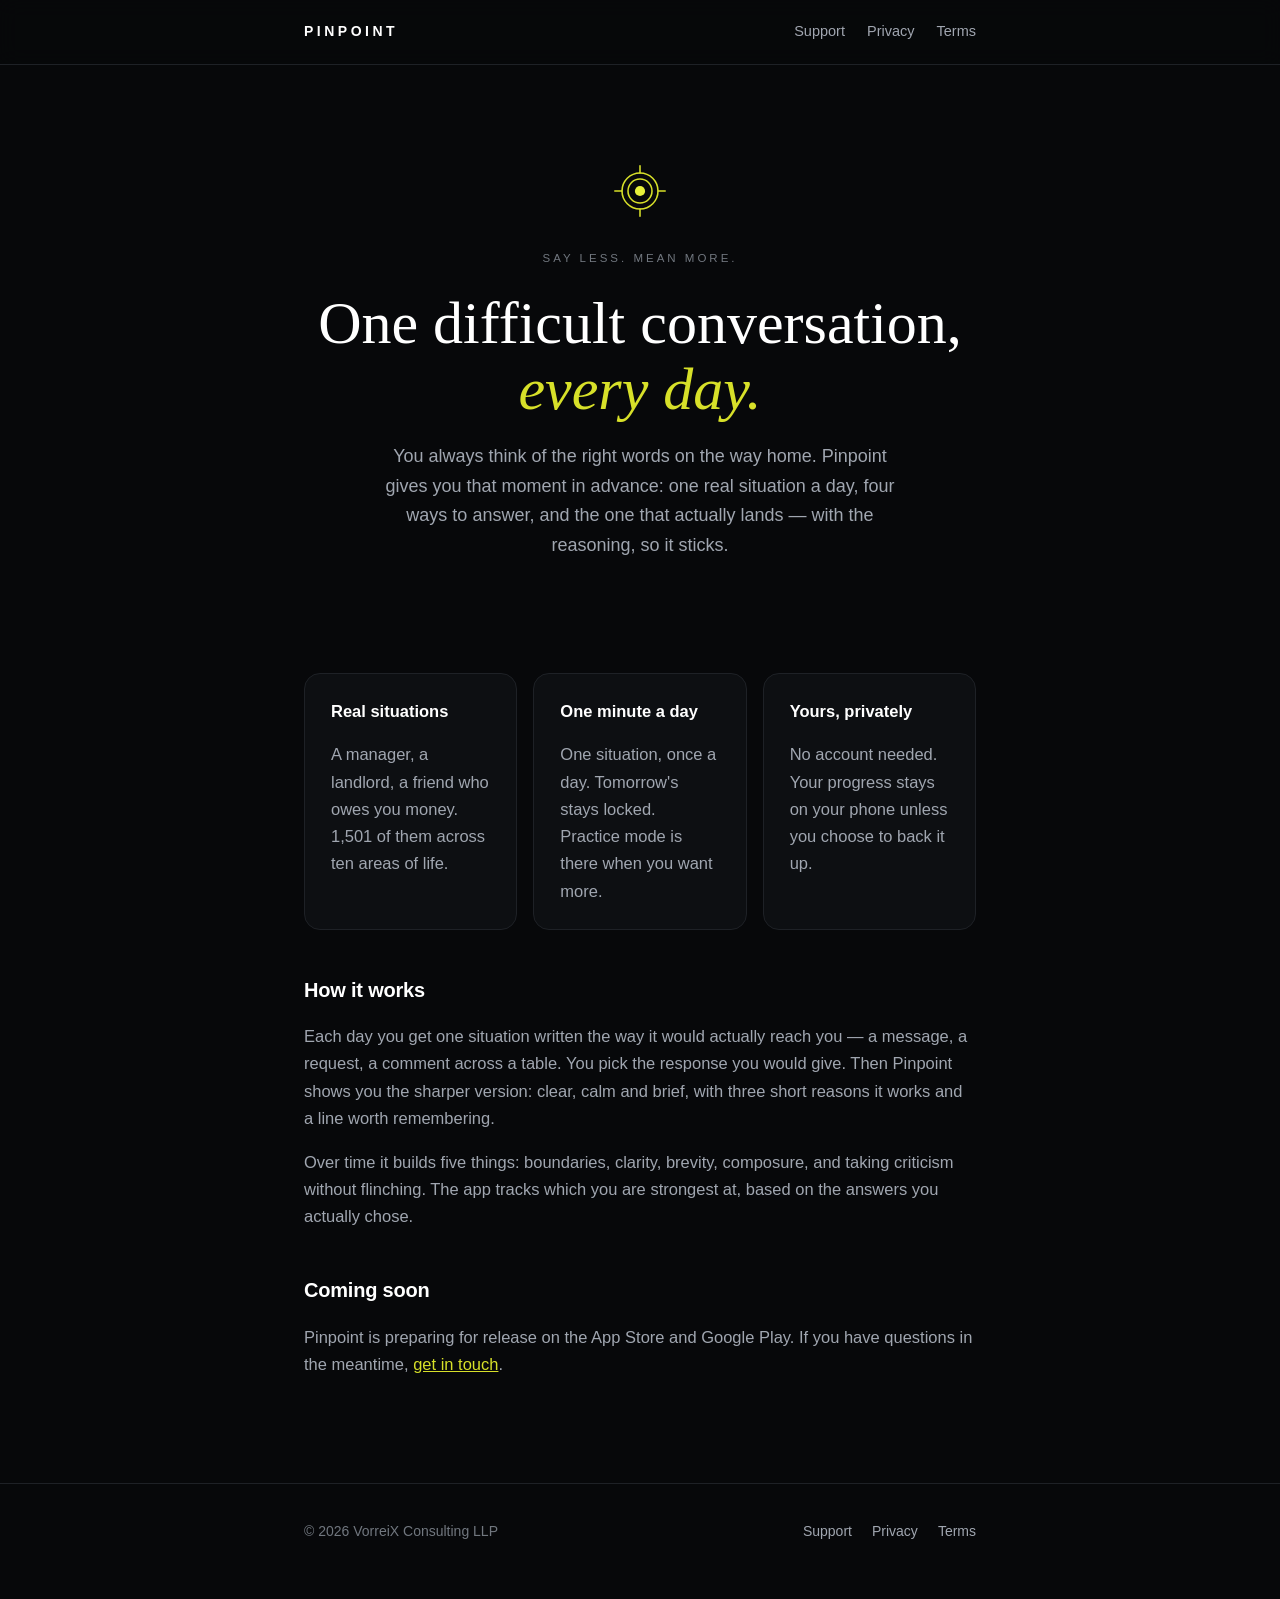
<file: index.html>
<!doctype html>
<html lang="en">
<head>
<meta charset="utf-8">
<meta name="viewport" content="width=device-width, initial-scale=1">
<title>Pinpoint — One difficult conversation a day</title>
<meta name="description" content="Pinpoint gives you one real, difficult conversation a day. Choose how you would respond, then see the sharper version and why it works.">
<meta name="theme-color" content="#07080a">
<meta property="og:title" content="Pinpoint — One difficult conversation a day">
<meta property="og:description" content="See a real situation, choose how you would respond, then read the sharper version and why it works.">
<meta property="og:type" content="website">
<meta property="og:url" content="https://pinpoint.vorreix.com/">
<link rel="stylesheet" href="/styles.css">
</head>
<body>

<header>
  <div class="wrap">
    <a class="wordmark" href="/">PINPOINT</a>
    <nav>
      <a href="/support">Support</a>
      <a href="/privacy">Privacy</a>
      <a href="/terms">Terms</a>
    </nav>
  </div>
</header>

<main>
  <section class="hero wrap">
    <svg class="mark" viewBox="0 0 100 100" aria-hidden="true">
      <circle cx="50" cy="50" r="30" fill="none" stroke="#d7e029" stroke-width="2.6"/>
      <circle cx="50" cy="50" r="20" fill="none" stroke="#d7e029" stroke-width="2.6"/>
      <circle cx="50" cy="50" r="8.5" fill="#e8f13a"/>
      <path d="M50 8v12M50 80v12M8 50h12M80 50h12" stroke="#d7e029" stroke-width="2.6" stroke-linecap="round"/>
    </svg>
    <p class="eyebrow">Say less. Mean more.</p>
    <h1>One difficult conversation,<br><em>every day.</em></h1>
    <p>
      You always think of the right words on the way home. Pinpoint gives you that
      moment in advance: one real situation a day, four ways to answer, and the one
      that actually lands — with the reasoning, so it sticks.
    </p>
  </section>

  <div class="wrap">
    <div class="grid">
      <div class="card">
        <h3>Real situations</h3>
        <p>A manager, a landlord, a friend who owes you money. 1,501 of them across ten areas of life.</p>
      </div>
      <div class="card">
        <h3>One minute a day</h3>
        <p>One situation, once a day. Tomorrow's stays locked. Practice mode is there when you want more.</p>
      </div>
      <div class="card">
        <h3>Yours, privately</h3>
        <p>No account needed. Your progress stays on your phone unless you choose to back it up.</p>
      </div>
    </div>

    <h2>How it works</h2>
    <p>
      Each day you get one situation written the way it would actually reach you — a
      message, a request, a comment across a table. You pick the response you would
      give. Then Pinpoint shows you the sharper version: clear, calm and brief, with
      three short reasons it works and a line worth remembering.
    </p>
    <p>
      Over time it builds five things: boundaries, clarity, brevity, composure, and
      taking criticism without flinching. The app tracks which you are strongest at,
      based on the answers you actually chose.
    </p>

    <h2>Coming soon</h2>
    <p>
      Pinpoint is preparing for release on the App Store and Google Play. If you have
      questions in the meantime, <a href="/support">get in touch</a>.
    </p>
  </div>
</main>

<footer>
  <div class="wrap">
    <span>&copy; 2026 VorreiX Consulting LLP</span>
    <span class="spacer"></span>
    <a href="/support">Support</a>
    <a href="/privacy">Privacy</a>
    <a href="/terms">Terms</a>
  </div>
</footer>

</body>
</html>
</file>
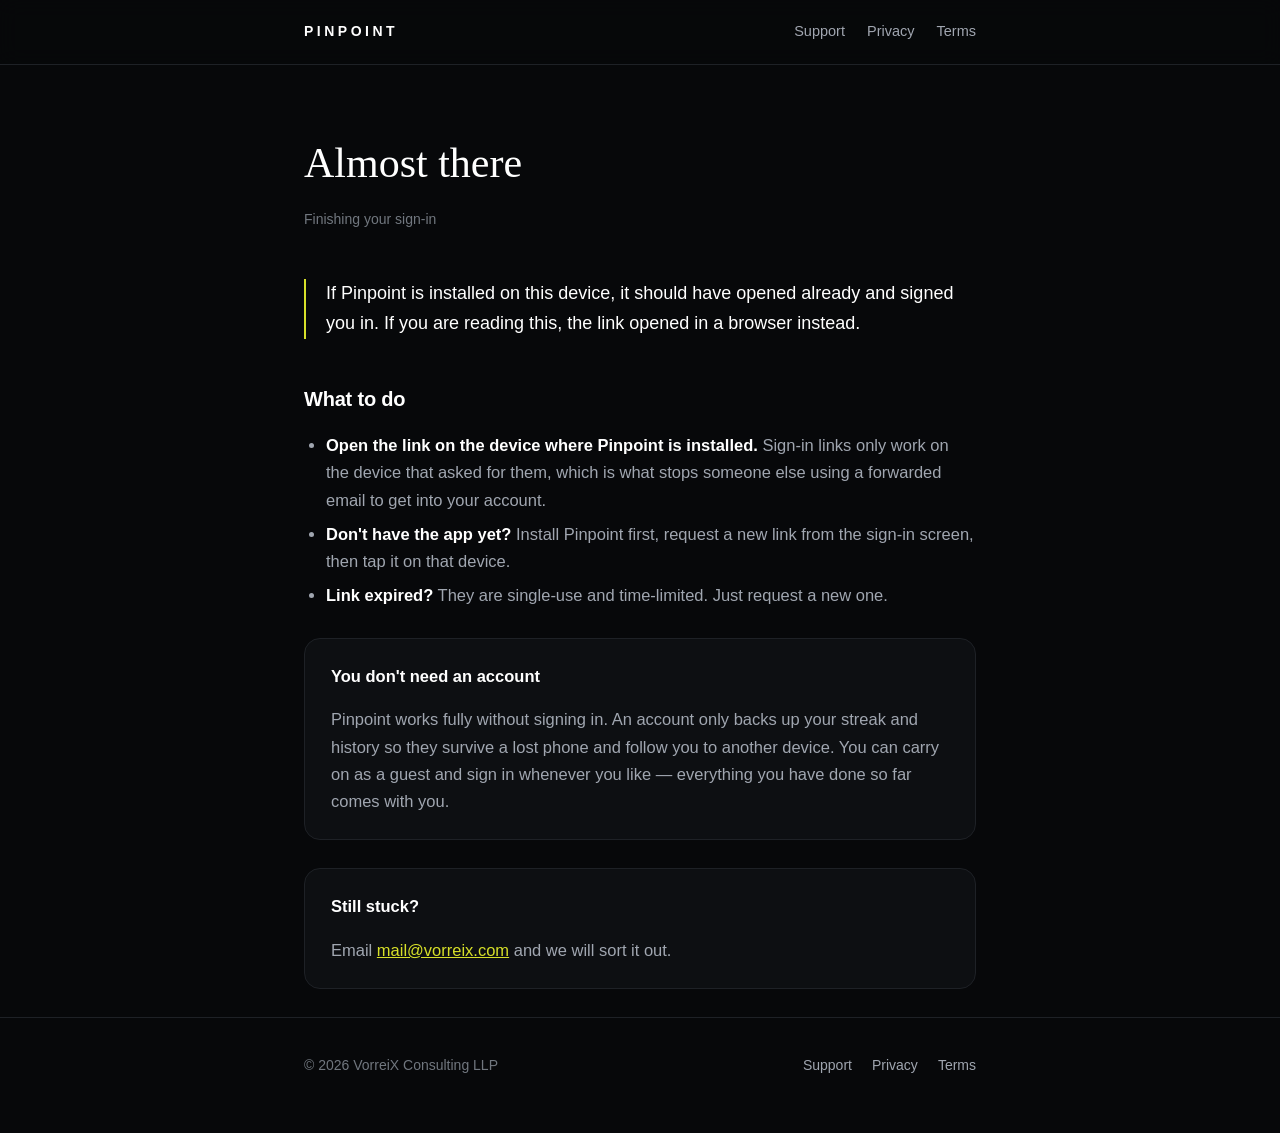
<file: auth.html>
<!doctype html>
<html lang="en">
<head>
<meta charset="utf-8">
<meta name="viewport" content="width=device-width, initial-scale=1">
<title>Finish signing in — Pinpoint</title>
<meta name="description" content="Open your Pinpoint sign-in link on the device where Pinpoint is installed.">
<meta name="theme-color" content="#07080a">
<meta name="robots" content="noindex">
<link rel="stylesheet" href="/styles.css">
</head>
<body>

<header>
  <div class="wrap">
    <a class="wordmark" href="/">PINPOINT</a>
    <nav>
      <a href="/support">Support</a>
      <a href="/privacy">Privacy</a>
      <a href="/terms">Terms</a>
    </nav>
  </div>
</header>

<main class="wrap">
  <div class="page-head">
    <h1>Almost there</h1>
    <p class="updated">Finishing your sign-in</p>
  </div>

  <p class="lede">
    If Pinpoint is installed on this device, it should have opened already and
    signed you in. If you are reading this, the link opened in a browser instead.
  </p>

  <h2>What to do</h2>
  <ul>
    <li>
      <strong>Open the link on the device where Pinpoint is installed.</strong>
      Sign-in links only work on the device that asked for them, which is what
      stops someone else using a forwarded email to get into your account.
    </li>
    <li>
      <strong>Don't have the app yet?</strong> Install Pinpoint first, request a
      new link from the sign-in screen, then tap it on that device.
    </li>
    <li>
      <strong>Link expired?</strong> They are single-use and time-limited. Just
      request a new one.
    </li>
  </ul>

  <div class="card">
    <h3>You don't need an account</h3>
    <p>
      Pinpoint works fully without signing in. An account only backs up your
      streak and history so they survive a lost phone and follow you to another
      device. You can carry on as a guest and sign in whenever you like —
      everything you have done so far comes with you.
    </p>
  </div>

  <div class="card">
    <h3>Still stuck?</h3>
    <p>
      Email <a href="mailto:mail@vorreix.com?subject=PINPOINT%20sign-in">mail@vorreix.com</a>
      and we will sort it out.
    </p>
  </div>
</main>

<footer>
  <div class="wrap">
    <span>&copy; 2026 VorreiX Consulting LLP</span>
    <span class="spacer"></span>
    <a href="/support">Support</a>
    <a href="/privacy">Privacy</a>
    <a href="/terms">Terms</a>
  </div>
</footer>

</body>
</html>
</file>
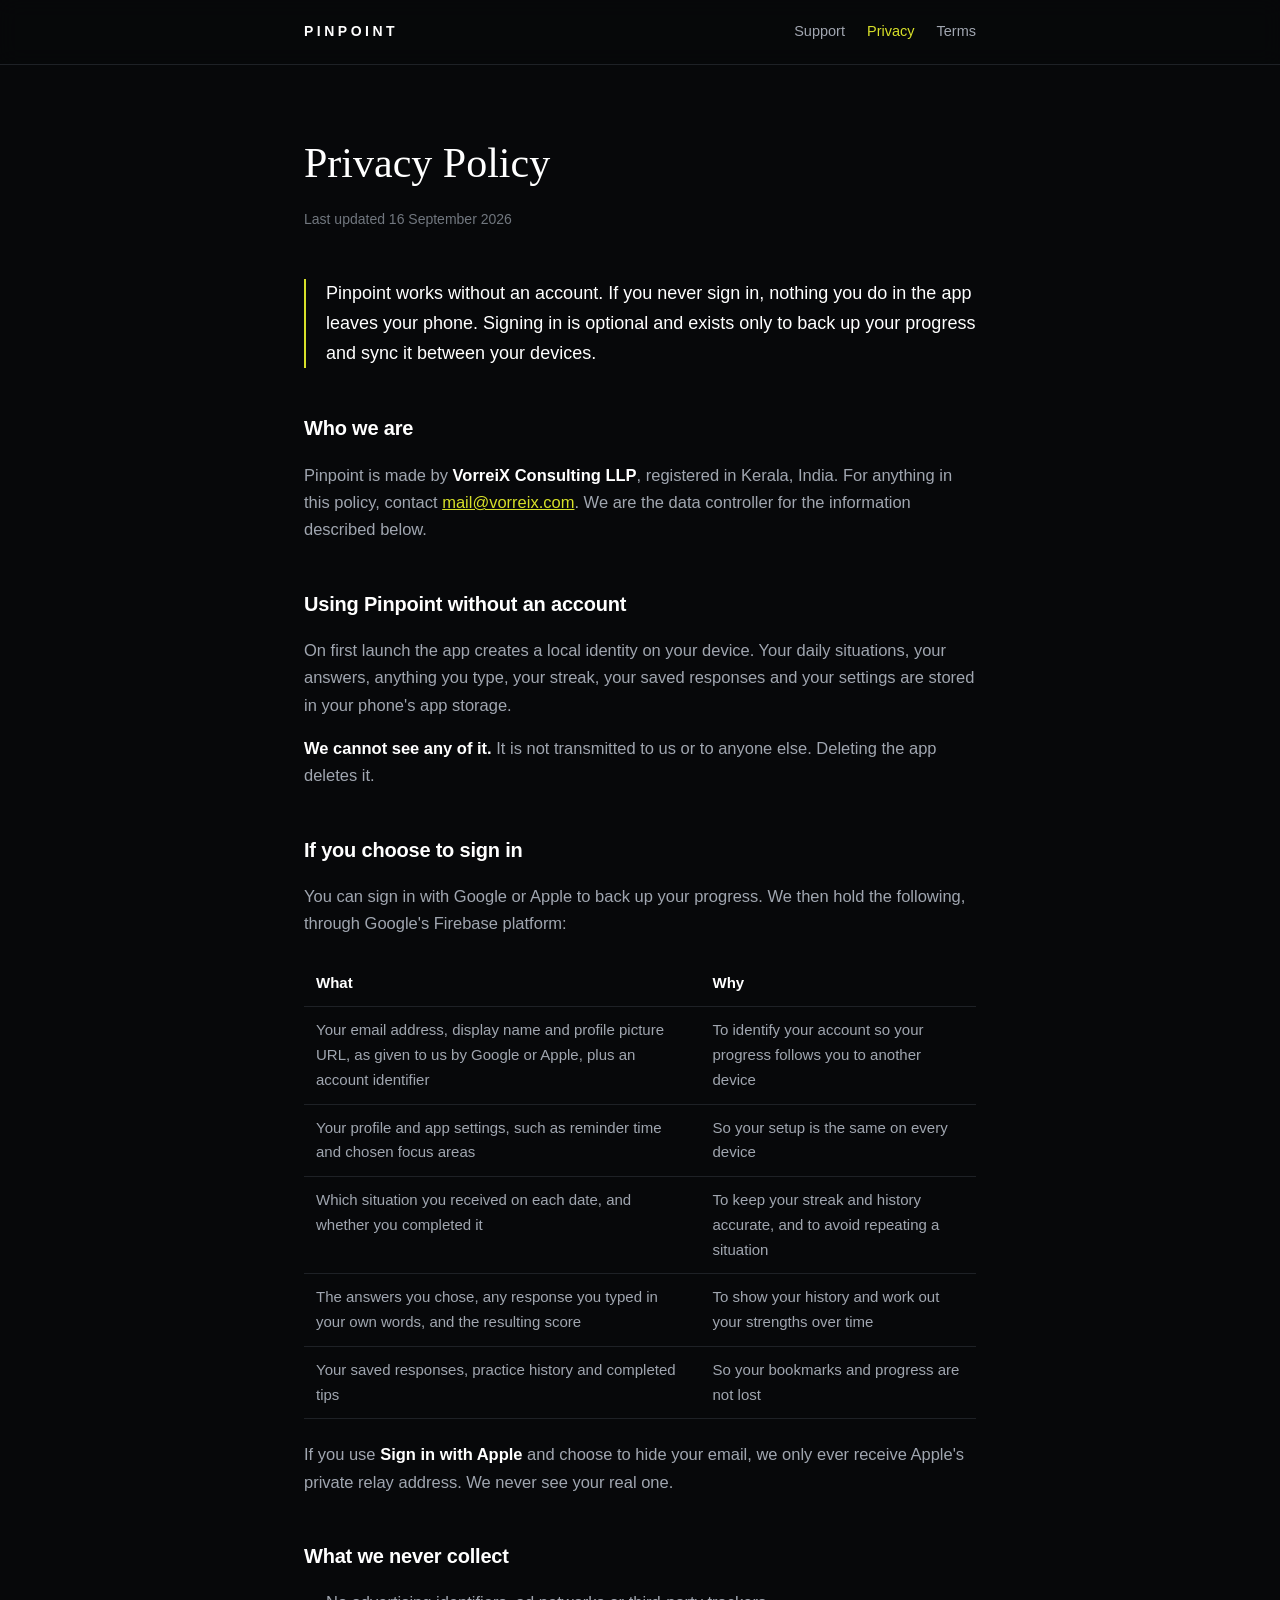
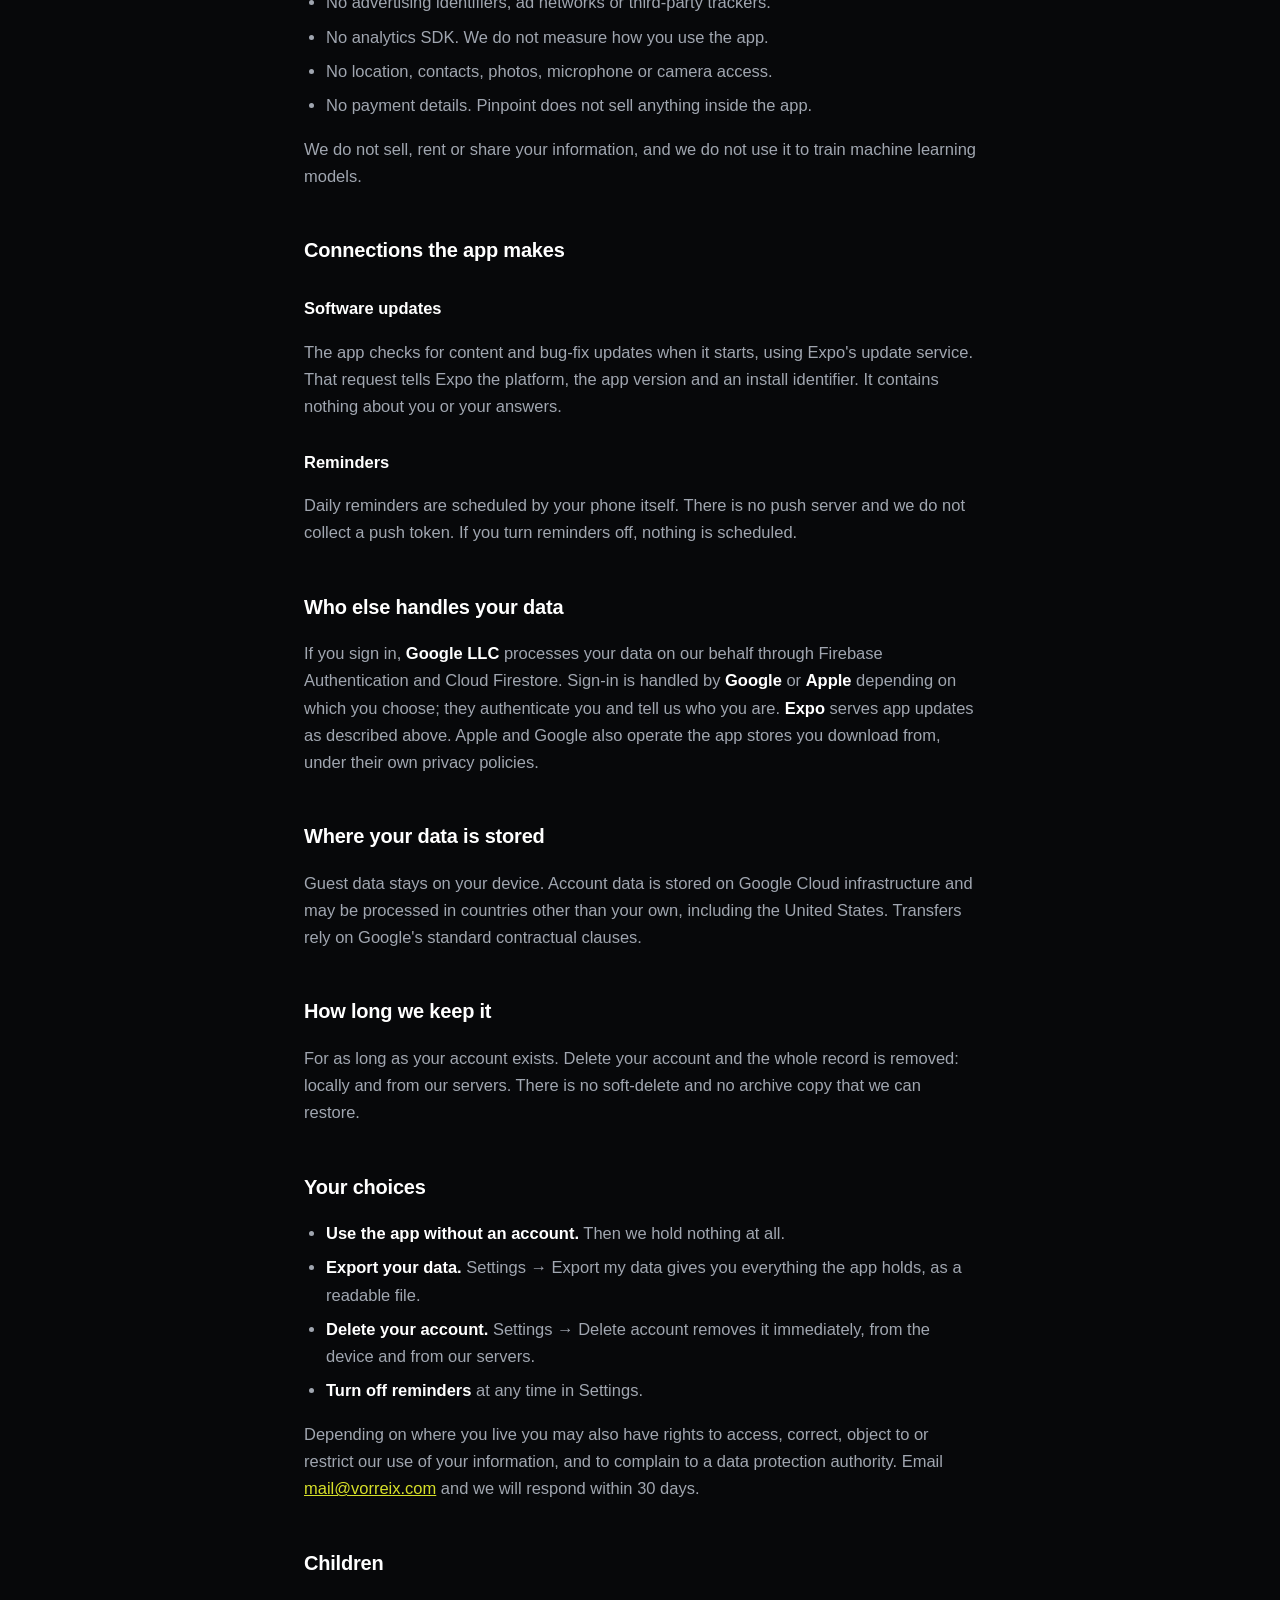
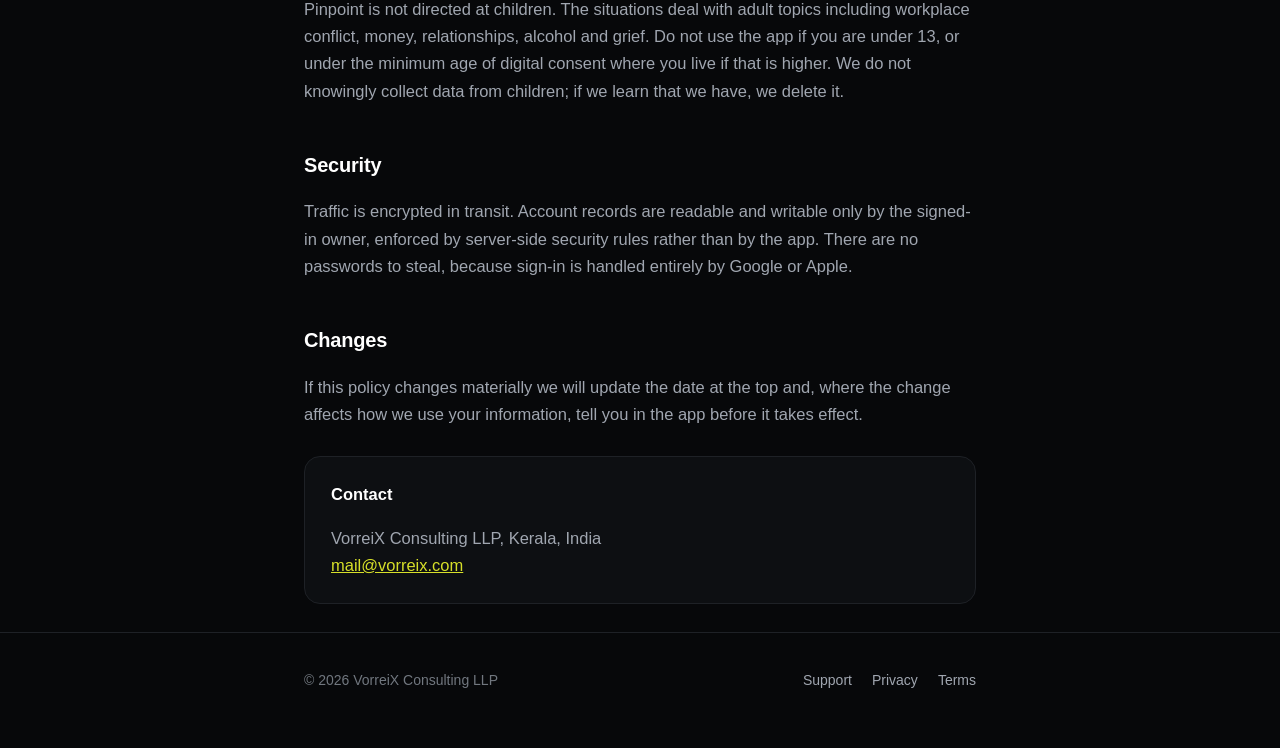
<file: privacy.html>
<!doctype html>
<html lang="en">
<head>
<meta charset="utf-8">
<meta name="viewport" content="width=device-width, initial-scale=1">
<title>Privacy Policy — Pinpoint</title>
<meta name="description" content="How Pinpoint handles your data. Usable without an account; nothing leaves your device unless you sign in.">
<meta name="theme-color" content="#07080a">
<link rel="stylesheet" href="/styles.css">
</head>
<body>

<header>
  <div class="wrap">
    <a class="wordmark" href="/">PINPOINT</a>
    <nav>
      <a href="/support">Support</a>
      <a href="/privacy" aria-current="page">Privacy</a>
      <a href="/terms">Terms</a>
    </nav>
  </div>
</header>

<main class="wrap">
  <div class="page-head">
    <h1>Privacy Policy</h1>
    <p class="updated">Last updated 16 September 2026</p>
  </div>

  <p class="lede">
    Pinpoint works without an account. If you never sign in, nothing you do in the
    app leaves your phone. Signing in is optional and exists only to back up your
    progress and sync it between your devices.
  </p>

  <h2>Who we are</h2>
  <p>
    Pinpoint is made by <strong>VorreiX Consulting LLP</strong>, registered in
    Kerala, India. For anything in this policy, contact
    <a href="mailto:mail@vorreix.com">mail@vorreix.com</a>. We are the data
    controller for the information described below.
  </p>

  <h2>Using Pinpoint without an account</h2>
  <p>
    On first launch the app creates a local identity on your device. Your daily
    situations, your answers, anything you type, your streak, your saved responses
    and your settings are stored in your phone's app storage.
  </p>
  <p>
    <strong>We cannot see any of it.</strong> It is not transmitted to us or to
    anyone else. Deleting the app deletes it.
  </p>

  <h2>If you choose to sign in</h2>
  <p>
    You can sign in with Google or Apple to back up your progress. We then hold the
    following, through Google's Firebase platform:
  </p>

  <table>
    <tr><th>What</th><th>Why</th></tr>
    <tr>
      <td>Your email address, display name and profile picture URL, as given to us by Google or Apple, plus an account identifier</td>
      <td>To identify your account so your progress follows you to another device</td>
    </tr>
    <tr>
      <td>Your profile and app settings, such as reminder time and chosen focus areas</td>
      <td>So your setup is the same on every device</td>
    </tr>
    <tr>
      <td>Which situation you received on each date, and whether you completed it</td>
      <td>To keep your streak and history accurate, and to avoid repeating a situation</td>
    </tr>
    <tr>
      <td>The answers you chose, any response you typed in your own words, and the resulting score</td>
      <td>To show your history and work out your strengths over time</td>
    </tr>
    <tr>
      <td>Your saved responses, practice history and completed tips</td>
      <td>So your bookmarks and progress are not lost</td>
    </tr>
  </table>

  <p>
    If you use <strong>Sign in with Apple</strong> and choose to hide your email,
    we only ever receive Apple's private relay address. We never see your real one.
  </p>

  <h2>What we never collect</h2>
  <ul>
    <li>No advertising identifiers, ad networks or third-party trackers.</li>
    <li>No analytics SDK. We do not measure how you use the app.</li>
    <li>No location, contacts, photos, microphone or camera access.</li>
    <li>No payment details. Pinpoint does not sell anything inside the app.</li>
  </ul>
  <p>
    We do not sell, rent or share your information, and we do not use it to train
    machine learning models.
  </p>

  <h2>Connections the app makes</h2>
  <h3>Software updates</h3>
  <p>
    The app checks for content and bug-fix updates when it starts, using Expo's
    update service. That request tells Expo the platform, the app version and an
    install identifier. It contains nothing about you or your answers.
  </p>
  <h3>Reminders</h3>
  <p>
    Daily reminders are scheduled by your phone itself. There is no push server and
    we do not collect a push token. If you turn reminders off, nothing is scheduled.
  </p>

  <h2>Who else handles your data</h2>
  <p>
    If you sign in, <strong>Google LLC</strong> processes your data on our behalf
    through Firebase Authentication and Cloud Firestore. Sign-in is handled by
    <strong>Google</strong> or <strong>Apple</strong> depending on which you choose;
    they authenticate you and tell us who you are. <strong>Expo</strong> serves app
    updates as described above. Apple and Google also operate the app stores you
    download from, under their own privacy policies.
  </p>

  <h2>Where your data is stored</h2>
  <p>
    Guest data stays on your device. Account data is stored on Google Cloud
    infrastructure and may be processed in countries other than your own, including
    the United States. Transfers rely on Google's standard contractual clauses.
  </p>

  <h2>How long we keep it</h2>
  <p>
    For as long as your account exists. Delete your account and the whole record is
    removed: locally and from our servers. There is no soft-delete and no archive
    copy that we can restore.
  </p>

  <h2>Your choices</h2>
  <ul>
    <li><strong>Use the app without an account.</strong> Then we hold nothing at all.</li>
    <li><strong>Export your data.</strong> Settings &rarr; Export my data gives you everything the app holds, as a readable file.</li>
    <li><strong>Delete your account.</strong> Settings &rarr; Delete account removes it immediately, from the device and from our servers.</li>
    <li><strong>Turn off reminders</strong> at any time in Settings.</li>
  </ul>
  <p>
    Depending on where you live you may also have rights to access, correct, object
    to or restrict our use of your information, and to complain to a data protection
    authority. Email <a href="mailto:mail@vorreix.com">mail@vorreix.com</a> and we
    will respond within 30 days.
  </p>

  <h2>Children</h2>
  <p>
    Pinpoint is not directed at children. The situations deal with adult topics
    including workplace conflict, money, relationships, alcohol and grief. Do not
    use the app if you are under 13, or under the minimum age of digital consent
    where you live if that is higher. We do not knowingly collect data from
    children; if we learn that we have, we delete it.
  </p>

  <h2>Security</h2>
  <p>
    Traffic is encrypted in transit. Account records are readable and writable only
    by the signed-in owner, enforced by server-side security rules rather than by
    the app. There are no passwords to steal, because sign-in is handled entirely by
    Google or Apple.
  </p>

  <h2>Changes</h2>
  <p>
    If this policy changes materially we will update the date at the top and, where
    the change affects how we use your information, tell you in the app before it
    takes effect.
  </p>

  <div class="card">
    <h3>Contact</h3>
    <p>
      VorreiX Consulting LLP, Kerala, India<br>
      <a href="mailto:mail@vorreix.com">mail@vorreix.com</a>
    </p>
  </div>
</main>

<footer>
  <div class="wrap">
    <span>&copy; 2026 VorreiX Consulting LLP</span>
    <span class="spacer"></span>
    <a href="/support">Support</a>
    <a href="/privacy">Privacy</a>
    <a href="/terms">Terms</a>
  </div>
</footer>

</body>
</html>
</file>
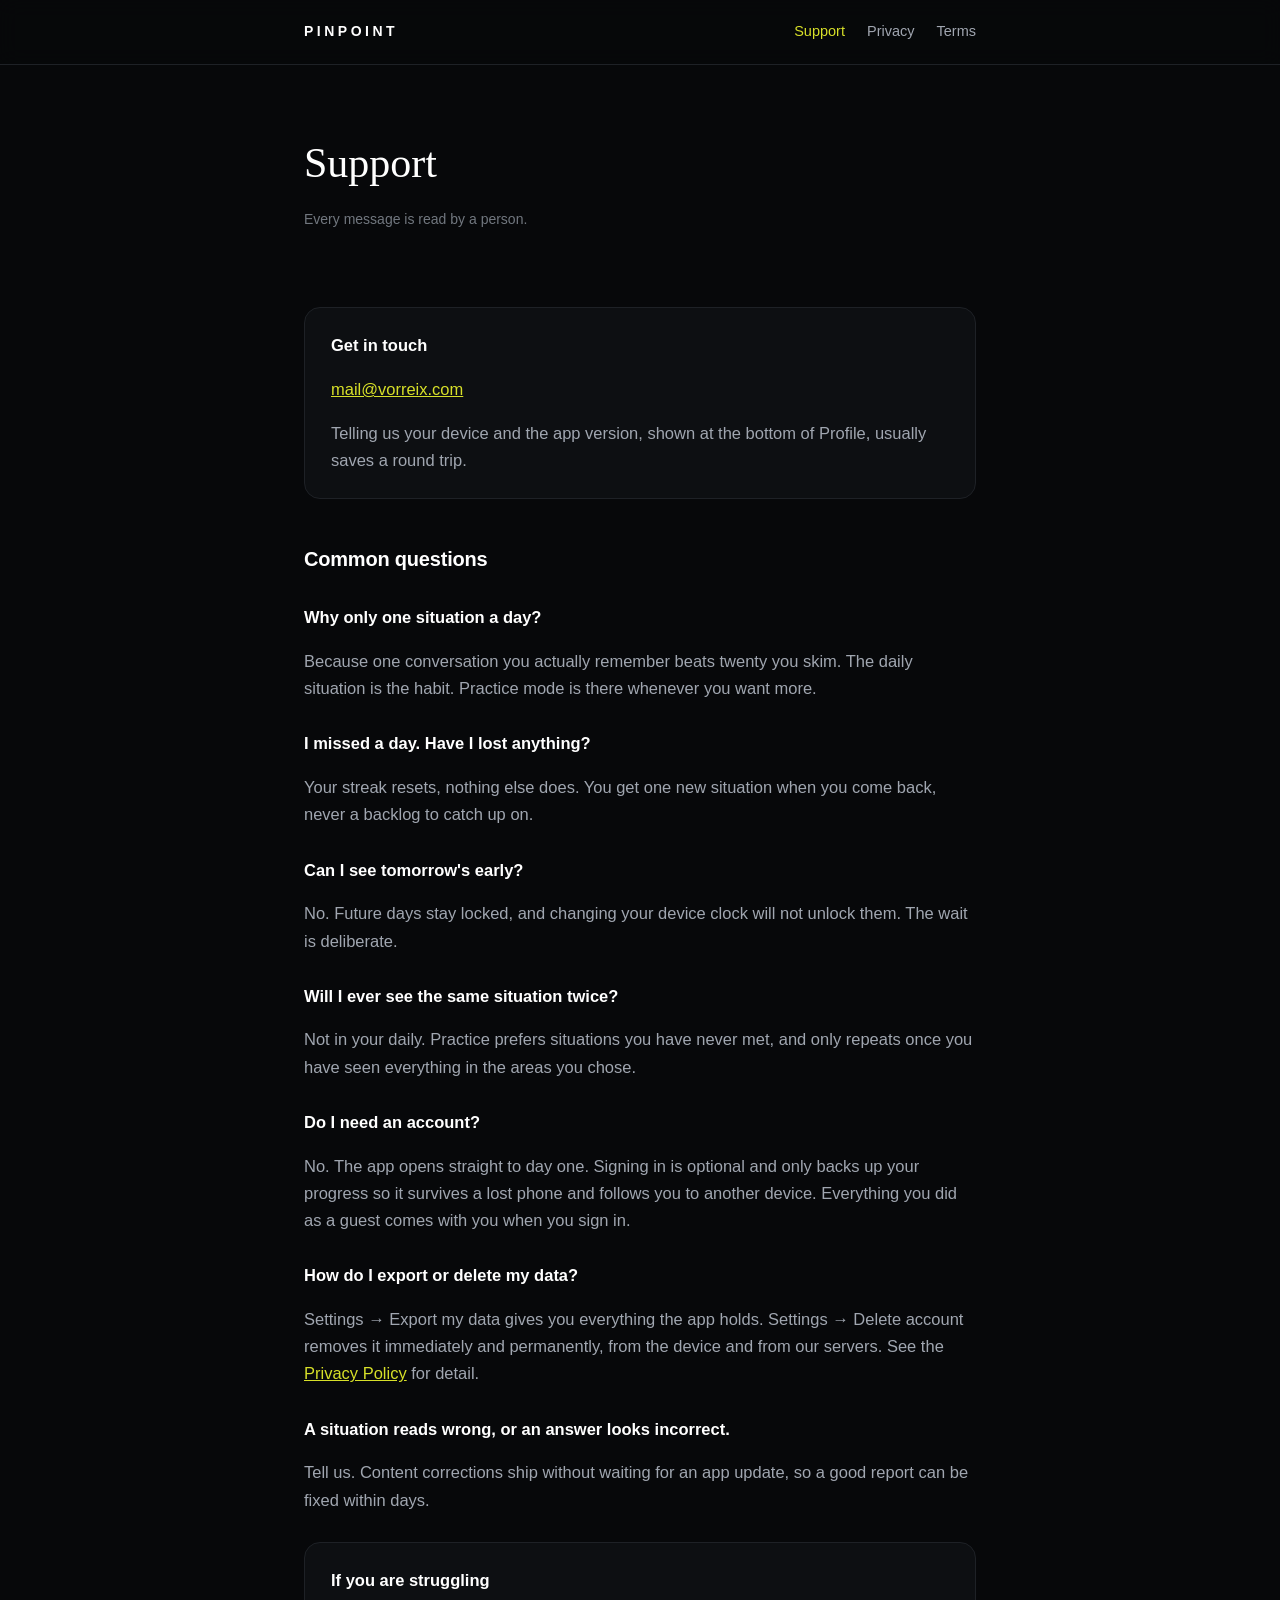
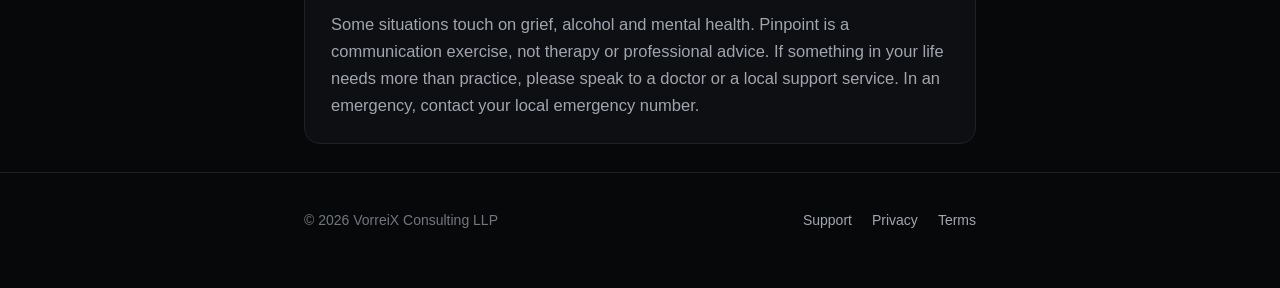
<file: support.html>
<!doctype html>
<html lang="en">
<head>
<meta charset="utf-8">
<meta name="viewport" content="width=device-width, initial-scale=1">
<title>Support — Pinpoint</title>
<meta name="description" content="Help with Pinpoint: common questions, how to export or delete your data, and how to reach us.">
<meta name="theme-color" content="#07080a">
<link rel="stylesheet" href="/styles.css">
</head>
<body>

<header>
  <div class="wrap">
    <a class="wordmark" href="/">PINPOINT</a>
    <nav>
      <a href="/support" aria-current="page">Support</a>
      <a href="/privacy">Privacy</a>
      <a href="/terms">Terms</a>
    </nav>
  </div>
</header>

<main class="wrap">
  <div class="page-head">
    <h1>Support</h1>
    <p class="updated">Every message is read by a person.</p>
  </div>

  <div class="card">
    <h3>Get in touch</h3>
    <p>
      <a href="mailto:mail@vorreix.com?subject=PINPOINT%20support">mail@vorreix.com</a>
    </p>
    <p>
      Telling us your device and the app version, shown at the bottom of Profile,
      usually saves a round trip.
    </p>
  </div>

  <h2>Common questions</h2>

  <h3>Why only one situation a day?</h3>
  <p>
    Because one conversation you actually remember beats twenty you skim. The daily
    situation is the habit. Practice mode is there whenever you want more.
  </p>

  <h3>I missed a day. Have I lost anything?</h3>
  <p>
    Your streak resets, nothing else does. You get one new situation when you come
    back, never a backlog to catch up on.
  </p>

  <h3>Can I see tomorrow's early?</h3>
  <p>
    No. Future days stay locked, and changing your device clock will not unlock
    them. The wait is deliberate.
  </p>

  <h3>Will I ever see the same situation twice?</h3>
  <p>
    Not in your daily. Practice prefers situations you have never met, and only
    repeats once you have seen everything in the areas you chose.
  </p>

  <h3>Do I need an account?</h3>
  <p>
    No. The app opens straight to day one. Signing in is optional and only backs up
    your progress so it survives a lost phone and follows you to another device.
    Everything you did as a guest comes with you when you sign in.
  </p>

  <h3>How do I export or delete my data?</h3>
  <p>
    Settings &rarr; Export my data gives you everything the app holds. Settings
    &rarr; Delete account removes it immediately and permanently, from the device
    and from our servers. See the <a href="/privacy">Privacy Policy</a> for detail.
  </p>

  <h3>A situation reads wrong, or an answer looks incorrect.</h3>
  <p>
    Tell us. Content corrections ship without waiting for an app update, so a good
    report can be fixed within days.
  </p>

  <div class="card">
    <h3>If you are struggling</h3>
    <p>
      Some situations touch on grief, alcohol and mental health. Pinpoint is a
      communication exercise, not therapy or professional advice. If something in
      your life needs more than practice, please speak to a doctor or a local
      support service. In an emergency, contact your local emergency number.
    </p>
  </div>
</main>

<footer>
  <div class="wrap">
    <span>&copy; 2026 VorreiX Consulting LLP</span>
    <span class="spacer"></span>
    <a href="/support">Support</a>
    <a href="/privacy">Privacy</a>
    <a href="/terms">Terms</a>
  </div>
</footer>

</body>
</html>
</file>
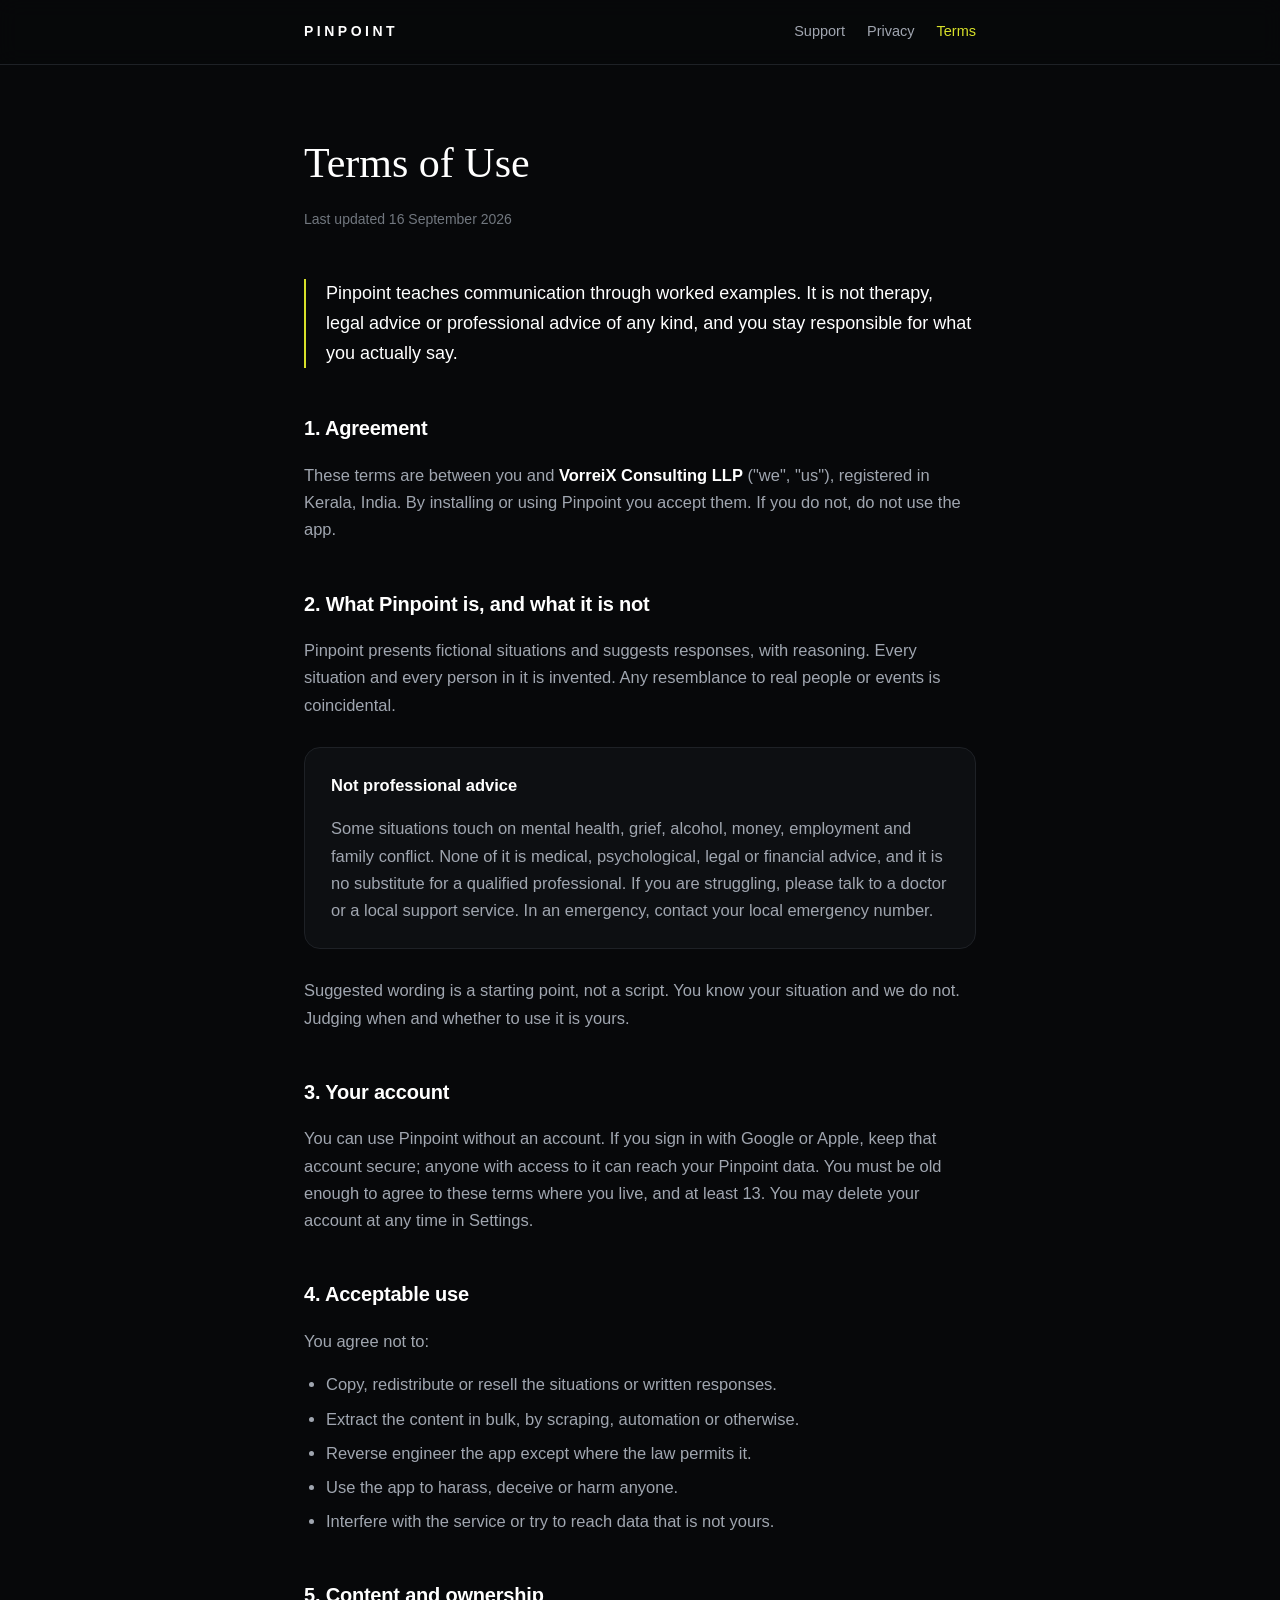
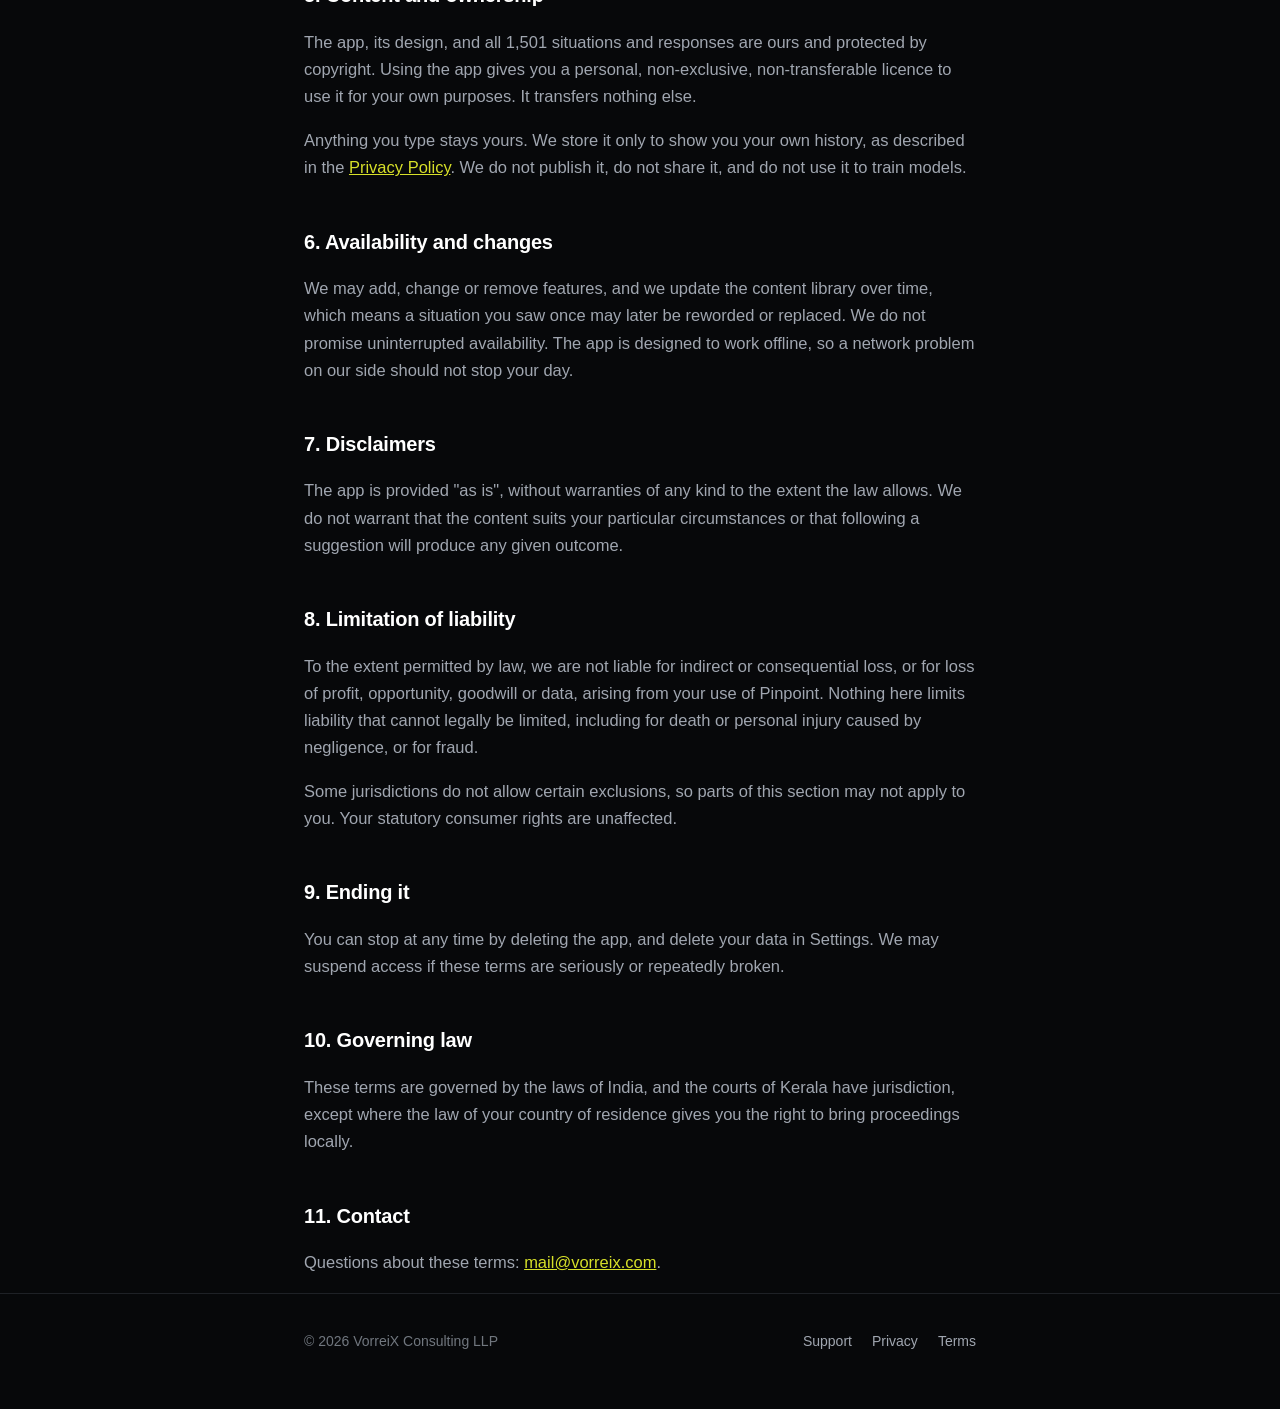
<file: terms.html>
<!doctype html>
<html lang="en">
<head>
<meta charset="utf-8">
<meta name="viewport" content="width=device-width, initial-scale=1">
<title>Terms of Use — Pinpoint</title>
<meta name="description" content="The terms you agree to when using Pinpoint.">
<meta name="theme-color" content="#07080a">
<link rel="stylesheet" href="/styles.css">
</head>
<body>

<header>
  <div class="wrap">
    <a class="wordmark" href="/">PINPOINT</a>
    <nav>
      <a href="/support">Support</a>
      <a href="/privacy">Privacy</a>
      <a href="/terms" aria-current="page">Terms</a>
    </nav>
  </div>
</header>

<main class="wrap">
  <div class="page-head">
    <h1>Terms of Use</h1>
    <p class="updated">Last updated 16 September 2026</p>
  </div>

  <p class="lede">
    Pinpoint teaches communication through worked examples. It is not therapy, legal
    advice or professional advice of any kind, and you stay responsible for what you
    actually say.
  </p>

  <h2>1. Agreement</h2>
  <p>
    These terms are between you and <strong>VorreiX Consulting LLP</strong> ("we",
    "us"), registered in Kerala, India. By installing or using Pinpoint you accept
    them. If you do not, do not use the app.
  </p>

  <h2>2. What Pinpoint is, and what it is not</h2>
  <p>
    Pinpoint presents fictional situations and suggests responses, with reasoning.
    Every situation and every person in it is invented. Any resemblance to real
    people or events is coincidental.
  </p>
  <div class="card">
    <h3>Not professional advice</h3>
    <p>
      Some situations touch on mental health, grief, alcohol, money, employment and
      family conflict. None of it is medical, psychological, legal or financial
      advice, and it is no substitute for a qualified professional. If you are
      struggling, please talk to a doctor or a local support service. In an
      emergency, contact your local emergency number.
    </p>
  </div>
  <p>
    Suggested wording is a starting point, not a script. You know your situation and
    we do not. Judging when and whether to use it is yours.
  </p>

  <h2>3. Your account</h2>
  <p>
    You can use Pinpoint without an account. If you sign in with Google or Apple,
    keep that account secure; anyone with access to it can reach your Pinpoint data.
    You must be old enough to agree to these terms where you live, and at least 13.
    You may delete your account at any time in Settings.
  </p>

  <h2>4. Acceptable use</h2>
  <p>You agree not to:</p>
  <ul>
    <li>Copy, redistribute or resell the situations or written responses.</li>
    <li>Extract the content in bulk, by scraping, automation or otherwise.</li>
    <li>Reverse engineer the app except where the law permits it.</li>
    <li>Use the app to harass, deceive or harm anyone.</li>
    <li>Interfere with the service or try to reach data that is not yours.</li>
  </ul>

  <h2>5. Content and ownership</h2>
  <p>
    The app, its design, and all 1,501 situations and responses are ours and
    protected by copyright. Using the app gives you a personal, non-exclusive,
    non-transferable licence to use it for your own purposes. It transfers nothing
    else.
  </p>
  <p>
    Anything you type stays yours. We store it only to show you your own history, as
    described in the <a href="/privacy">Privacy Policy</a>. We do not publish it, do
    not share it, and do not use it to train models.
  </p>

  <h2>6. Availability and changes</h2>
  <p>
    We may add, change or remove features, and we update the content library over
    time, which means a situation you saw once may later be reworded or replaced. We
    do not promise uninterrupted availability. The app is designed to work offline,
    so a network problem on our side should not stop your day.
  </p>

  <h2>7. Disclaimers</h2>
  <p>
    The app is provided "as is", without warranties of any kind to the extent the
    law allows. We do not warrant that the content suits your particular
    circumstances or that following a suggestion will produce any given outcome.
  </p>

  <h2>8. Limitation of liability</h2>
  <p>
    To the extent permitted by law, we are not liable for indirect or consequential
    loss, or for loss of profit, opportunity, goodwill or data, arising from your
    use of Pinpoint. Nothing here limits liability that cannot legally be limited,
    including for death or personal injury caused by negligence, or for fraud.
  </p>
  <p>
    Some jurisdictions do not allow certain exclusions, so parts of this section may
    not apply to you. Your statutory consumer rights are unaffected.
  </p>

  <h2>9. Ending it</h2>
  <p>
    You can stop at any time by deleting the app, and delete your data in Settings.
    We may suspend access if these terms are seriously or repeatedly broken.
  </p>

  <h2>10. Governing law</h2>
  <p>
    These terms are governed by the laws of India, and the courts of Kerala have
    jurisdiction, except where the law of your country of residence gives you the
    right to bring proceedings locally.
  </p>

  <h2>11. Contact</h2>
  <p>
    Questions about these terms:
    <a href="mailto:mail@vorreix.com">mail@vorreix.com</a>.
  </p>
</main>

<footer>
  <div class="wrap">
    <span>&copy; 2026 VorreiX Consulting LLP</span>
    <span class="spacer"></span>
    <a href="/support">Support</a>
    <a href="/privacy">Privacy</a>
    <a href="/terms">Terms</a>
  </div>
</footer>

</body>
</html>
</file>
<file: styles.css>
:root {
  --bg: #07080a;
  --card: #0d0f12;
  --border: #1e2126;
  --accent: #d7e029;
  --text: #ffffff;
  --muted: #a0a6b0;
  --dim: #71777f;
  --serif: ui-serif, Georgia, "Times New Roman", serif;
  --sans: -apple-system, BlinkMacSystemFont, "Segoe UI", Roboto, Helvetica, Arial, sans-serif;
}

* { box-sizing: border-box; }

body {
  margin: 0;
  background: var(--bg);
  color: var(--text);
  font-family: var(--sans);
  font-size: 16.5px;
  line-height: 1.65;
  -webkit-font-smoothing: antialiased;
}

.wrap { max-width: 720px; margin: 0 auto; padding: 0 24px; }

/* ── header ─────────────────────────────────────────────────────────── */
header {
  border-bottom: 1px solid var(--border);
  position: sticky;
  top: 0;
  background: rgba(7, 8, 10, 0.88);
  backdrop-filter: blur(10px);
  z-index: 10;
}
header .wrap {
  display: flex;
  align-items: center;
  gap: 24px;
  min-height: 64px;
}
.wordmark {
  font-weight: 800;
  letter-spacing: 3.5px;
  font-size: 14px;
  text-decoration: none;
  color: var(--text);
  white-space: nowrap;
}
header nav { margin-left: auto; display: flex; gap: 22px; flex-wrap: wrap; }
header nav a {
  color: var(--muted);
  text-decoration: none;
  font-size: 14.5px;
}
header nav a:hover, header nav a[aria-current="page"] { color: var(--accent); }

/* ── hero ───────────────────────────────────────────────────────────── */
.hero { padding: 96px 0 72px; text-align: center; }
.hero .eyebrow {
  font-size: 11.5px;
  letter-spacing: 3px;
  text-transform: uppercase;
  color: var(--dim);
  margin-bottom: 22px;
}
.hero h1 {
  font-family: var(--serif);
  font-size: clamp(38px, 7vw, 60px);
  line-height: 1.1;
  margin: 0 0 20px;
  font-weight: 400;
}
.hero h1 em { font-style: italic; color: var(--accent); }
.hero p { color: var(--muted); font-size: 18px; margin: 0 auto; max-width: 30em; }

.mark { width: 60px; height: 60px; margin: 0 auto 28px; display: block; }

/* ── generic sections ───────────────────────────────────────────────── */
main { padding-bottom: 88px; }
.page-head { padding: 64px 0 8px; }
.page-head h1 {
  font-family: var(--serif);
  font-size: clamp(32px, 5vw, 42px);
  font-weight: 400;
  margin: 0 0 10px;
}
.updated { color: var(--dim); font-size: 14px; margin: 0 0 40px; }

h2 {
  font-size: 20px;
  margin: 44px 0 12px;
  letter-spacing: -0.2px;
}
h3 { font-size: 16.5px; margin: 28px 0 8px; color: var(--text); }
p, li { color: var(--muted); }
strong { color: var(--text); font-weight: 600; }
a { color: var(--accent); }
ul { padding-left: 22px; }
li { margin: 7px 0; }

.lede {
  font-size: 18px;
  color: var(--text);
  border-left: 2px solid var(--accent);
  padding-left: 20px;
  margin: 0 0 8px;
}

.card {
  background: var(--card);
  border: 1px solid var(--border);
  border-radius: 16px;
  padding: 24px 26px;
  margin: 28px 0;
}
.card h3 { margin-top: 0; }
.card p:last-child, .card ul:last-child { margin-bottom: 0; }

.grid { display: grid; gap: 16px; grid-template-columns: repeat(auto-fit, minmax(210px, 1fr)); margin: 40px 0; }
.grid .card { margin: 0; }

table { width: 100%; border-collapse: collapse; margin: 22px 0; font-size: 15px; }
th, td { text-align: left; padding: 11px 12px; border-bottom: 1px solid var(--border); vertical-align: top; }
th { color: var(--text); font-weight: 600; }
td { color: var(--muted); }

/* ── footer ─────────────────────────────────────────────────────────── */
footer {
  border-top: 1px solid var(--border);
  padding: 36px 0 56px;
  color: var(--dim);
  font-size: 14px;
}
footer .wrap { display: flex; gap: 20px; flex-wrap: wrap; align-items: center; }
footer a { color: var(--muted); text-decoration: none; }
footer a:hover { color: var(--accent); }
footer .spacer { margin-left: auto; }

@media (max-width: 560px) {
  .hero { padding: 64px 0 48px; }
  header .wrap { min-height: 56px; gap: 14px; }
  header nav { gap: 14px; }
}
</file>
